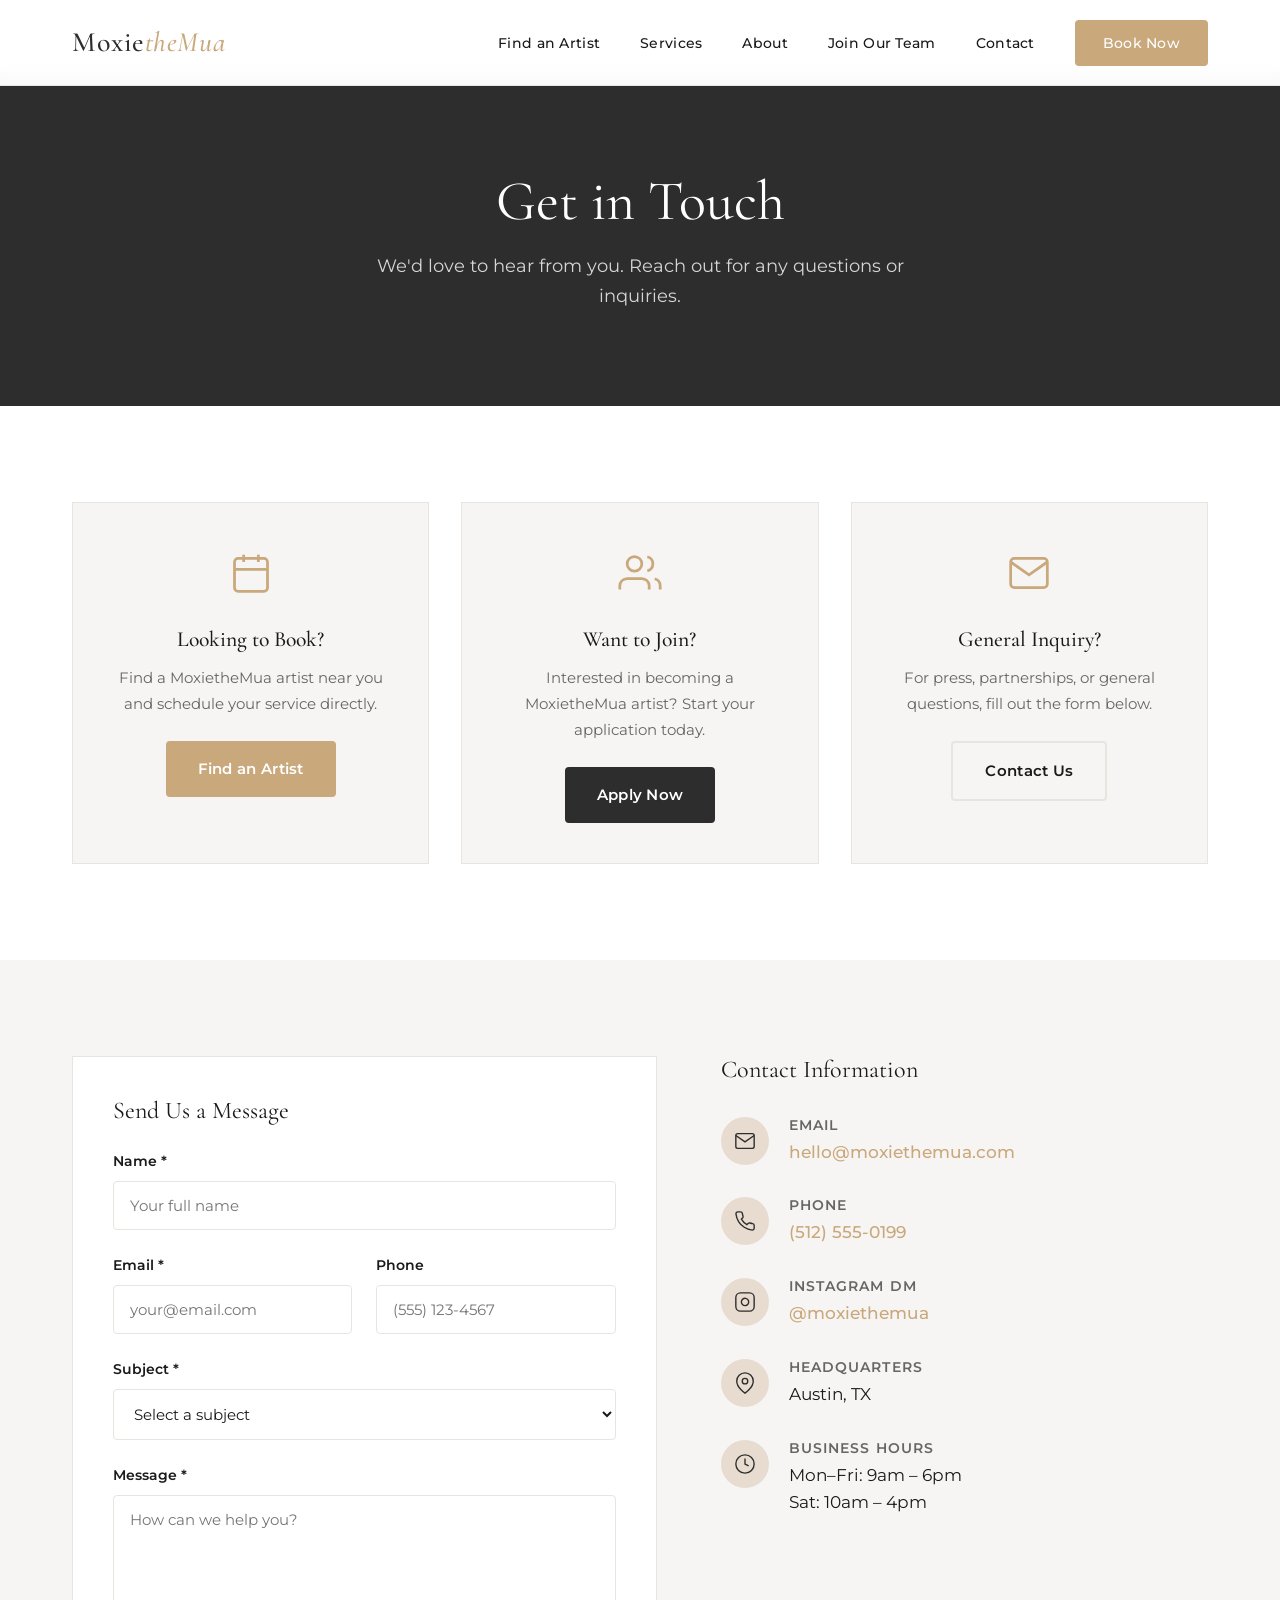
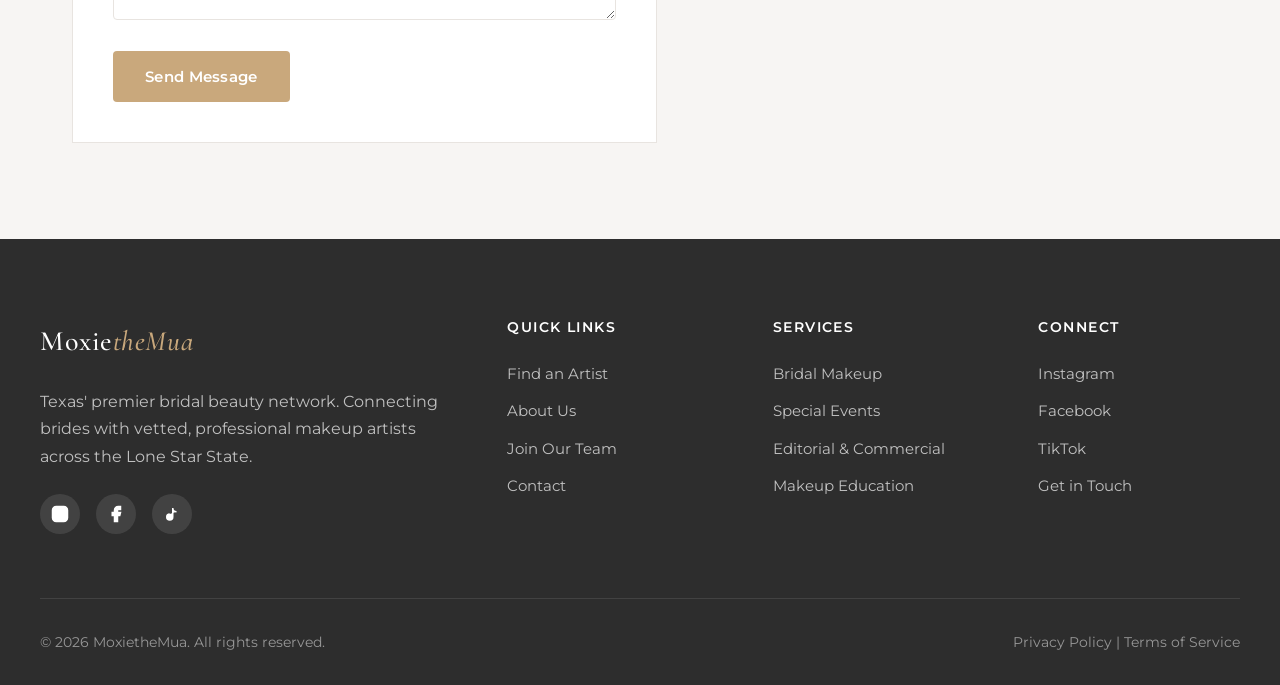
<file: contact.html>
<!DOCTYPE html>
<html lang="en">
<head>
    <meta charset="UTF-8">
    <meta name="viewport" content="width=device-width, initial-scale=1.0">
    <title>Contact | MoxietheMua — Get in Touch</title>
    <meta name="description" content="Contact MoxietheMua for general inquiries, press, partnerships, or client support. Austin, TX headquarters.">
    <meta property="og:title" content="Contact | MoxietheMua">
    <meta property="og:description" content="Get in touch with Texas' premier bridal beauty network.">
    <meta property="og:image" content="https://images.unsplash.com/photo-1522335789203-aabd1fc54bc9?auto=format&fit=crop&w=1200&h=630&q=80">
    <link rel="preconnect" href="https://fonts.googleapis.com">
    <link rel="preconnect" href="https://fonts.gstatic.com" crossorigin>
    <link href="https://fonts.googleapis.com/css2?family=Cormorant+Garamond:ital,wght@0,400;0,500;0,600;1,400;1,500&family=Montserrat:wght@300;400;500;600;700&display=swap" rel="stylesheet">
    <link rel="icon" href="favicon.svg" type="image/svg+xml">
    <link rel="stylesheet" href="styles.css">
    <style>
        .quick-links-section { padding: var(--section-padding); background: var(--color-surface); }
        .quick-links-grid { display: grid; grid-template-columns: repeat(3, 1fr); gap: 2rem; max-width: var(--container-max); margin: 0 auto; }
        .quick-link-card { background: var(--color-surface-alt); padding: 2.5rem 2rem; text-align: center; border: 1px solid var(--color-border); transition: all 0.3s ease; }
        .quick-link-card:hover { transform: translateY(-4px); box-shadow: 0 8px 24px rgba(0,0,0,0.08); }
        .quick-link-icon { width: 60px; height: 60px; margin: 0 auto 1.5rem; display: flex; align-items: center; justify-content: center; }
        .quick-link-icon svg { width: 44px; height: 44px; stroke: var(--color-primary); fill: none; stroke-width: 1.5; }
        .quick-link-card h3 { font-size: 1.35rem; margin-bottom: 0.75rem; }
        .quick-link-card p { color: var(--color-text-muted); line-height: 1.7; margin-bottom: 1.5rem; font-size: 0.95rem; }

        .contact-section { padding: var(--section-padding); background: var(--color-surface-alt); }
        .contact-grid { display: grid; grid-template-columns: 1.2fr 1fr; gap: 4rem; max-width: var(--container-max); margin: 0 auto; }
        .contact-form-wrapper { background: var(--color-surface); padding: 2.5rem; border: 1px solid var(--color-border); }
        .contact-form-wrapper h3 { font-size: 1.5rem; margin-bottom: 1.5rem; font-weight: 400; }

        .contact-info h3 { font-size: 1.5rem; margin-bottom: 2rem; font-weight: 400; }
        .contact-method { display: flex; gap: 1.25rem; margin-bottom: 2rem; align-items: flex-start; }
        .contact-method-icon { width: 48px; height: 48px; background: var(--color-accent); border-radius: 50%; display: flex; align-items: center; justify-content: center; flex-shrink: 0; }
        .contact-method-icon svg { width: 22px; height: 22px; stroke: var(--color-secondary); fill: none; stroke-width: 1.5; }
        .contact-method-text h4 { font-family: var(--font-body); font-size: 0.85rem; font-weight: 600; text-transform: uppercase; letter-spacing: 0.08em; color: var(--color-text-muted); margin-bottom: 0.35rem; }
        .contact-method-text p { font-size: 1.05rem; }
        .contact-method-text a { color: var(--color-primary); font-weight: 500; }

        @media (max-width: 768px) {
            .quick-links-grid { grid-template-columns: 1fr; }
            .contact-grid { grid-template-columns: 1fr; }
        }
    </style>
</head>
<body>

    <!-- HEADER -->
    <header id="header">
        <nav>
            <a href="index.html" class="logo"><span class="logo-text">Moxie<span>theMua</span></span></a>
            <ul class="nav-links" id="navLinks">
                <li><a href="artists.html">Find an Artist</a></li>
                <li><a href="services.html">Services</a></li>
                <li><a href="about.html">About</a></li>
                <li><a href="join.html">Join Our Team</a></li>
                <li><a href="contact.html">Contact</a></li>
                <li><a href="artists.html" class="nav-cta">Book Now</a></li>
            </ul>
            <button class="menu-toggle" id="hamburger" aria-label="Toggle menu" aria-expanded="false">&#9776;</button>
        </nav>
    </header>

    <!-- PAGE HERO -->
    <section class="page-hero">
        <h1>Get in Touch</h1>
        <p>We'd love to hear from you. Reach out for any questions or inquiries.</p>
    </section>

    <!-- QUICK LINKS -->
    <section class="quick-links-section fade-in">
        <div class="container">
            <div class="quick-links-grid">
                <div class="quick-link-card">
                    <div class="quick-link-icon">
                        <svg xmlns="http://www.w3.org/2000/svg" viewBox="0 0 24 24"><rect x="3" y="4" width="18" height="18" rx="2" ry="2"></rect><line x1="16" y1="2" x2="16" y2="6"></line><line x1="8" y1="2" x2="8" y2="6"></line><line x1="3" y1="10" x2="21" y2="10"></line></svg>
                    </div>
                    <h3>Looking to Book?</h3>
                    <p>Find a MoxietheMua artist near you and schedule your service directly.</p>
                    <a href="artists.html" class="btn btn-primary">Find an Artist</a>
                </div>
                <div class="quick-link-card">
                    <div class="quick-link-icon">
                        <svg xmlns="http://www.w3.org/2000/svg" viewBox="0 0 24 24"><path d="M17 21v-2a4 4 0 0 0-4-4H5a4 4 0 0 0-4 4v2"></path><circle cx="9" cy="7" r="4"></circle><path d="M23 21v-2a4 4 0 0 0-3-3.87"></path><path d="M16 3.13a4 4 0 0 1 0 7.75"></path></svg>
                    </div>
                    <h3>Want to Join?</h3>
                    <p>Interested in becoming a MoxietheMua artist? Start your application today.</p>
                    <a href="join.html" class="btn btn-dark">Apply Now</a>
                </div>
                <div class="quick-link-card">
                    <div class="quick-link-icon">
                        <svg xmlns="http://www.w3.org/2000/svg" viewBox="0 0 24 24"><path d="M4 4h16c1.1 0 2 .9 2 2v12c0 1.1-.9 2-2 2H4c-1.1 0-2-.9-2-2V6c0-1.1.9-2 2-2z"></path><polyline points="22,6 12,13 2,6"></polyline></svg>
                    </div>
                    <h3>General Inquiry?</h3>
                    <p>For press, partnerships, or general questions, fill out the form below.</p>
                    <a href="#contact-form" class="btn btn-outline-dark">Contact Us</a>
                </div>
            </div>
        </div>
    </section>

    <!-- CONTACT SECTION -->
    <section class="contact-section fade-in" id="contact-form">
        <div class="container">
            <div class="contact-grid">
                <!-- Form -->
                <div class="contact-form-wrapper">
                    <h3>Send Us a Message</h3>
                    <form>
                        <div class="form-group">
                            <label for="contactName">Name *</label>
                            <input type="text" id="contactName" placeholder="Your full name" required>
                        </div>
                        <div class="form-row">
                            <div class="form-group">
                                <label for="contactEmail">Email *</label>
                                <input type="email" id="contactEmail" placeholder="your@email.com" required>
                            </div>
                            <div class="form-group">
                                <label for="contactPhone">Phone</label>
                                <input type="tel" id="contactPhone" placeholder="(555) 123-4567">
                            </div>
                        </div>
                        <div class="form-group">
                            <label for="contactSubject">Subject *</label>
                            <select id="contactSubject" required>
                                <option value="">Select a subject</option>
                                <option value="general">General Inquiry</option>
                                <option value="press">Press &amp; Media</option>
                                <option value="partnership">Partnership Opportunity</option>
                                <option value="support">Client Support</option>
                                <option value="other">Other</option>
                            </select>
                        </div>
                        <div class="form-group">
                            <label for="contactMessage">Message *</label>
                            <textarea id="contactMessage" placeholder="How can we help you?" rows="5" required></textarea>
                        </div>
                        <button type="submit" class="btn btn-primary">Send Message</button>
                    </form>
                </div>

                <!-- Contact Info -->
                <div class="contact-info">
                    <h3>Contact Information</h3>
                    <div class="contact-method">
                        <div class="contact-method-icon">
                            <svg xmlns="http://www.w3.org/2000/svg" viewBox="0 0 24 24"><path d="M4 4h16c1.1 0 2 .9 2 2v12c0 1.1-.9 2-2 2H4c-1.1 0-2-.9-2-2V6c0-1.1.9-2 2-2z"></path><polyline points="22,6 12,13 2,6"></polyline></svg>
                        </div>
                        <div class="contact-method-text">
                            <h4>Email</h4>
                            <p><a href="mailto:hello@moxiethemua.com">hello@moxiethemua.com</a></p>
                        </div>
                    </div>
                    <div class="contact-method">
                        <div class="contact-method-icon">
                            <svg xmlns="http://www.w3.org/2000/svg" viewBox="0 0 24 24"><path d="M22 16.92v3a2 2 0 0 1-2.18 2 19.79 19.79 0 0 1-8.63-3.07 19.5 19.5 0 0 1-6-6 19.79 19.79 0 0 1-3.07-8.67A2 2 0 0 1 4.11 2h3a2 2 0 0 1 2 1.72 12.84 12.84 0 0 0 .7 2.81 2 2 0 0 1-.45 2.11L8.09 9.91a16 16 0 0 0 6 6l1.27-1.27a2 2 0 0 1 2.11-.45 12.84 12.84 0 0 0 2.81.7A2 2 0 0 1 22 16.92z"></path></svg>
                        </div>
                        <div class="contact-method-text">
                            <h4>Phone</h4>
                            <p><a href="tel:+15125550199">(512) 555-0199</a></p>
                        </div>
                    </div>
                    <div class="contact-method">
                        <div class="contact-method-icon">
                            <svg xmlns="http://www.w3.org/2000/svg" viewBox="0 0 24 24"><rect x="2" y="2" width="20" height="20" rx="5" ry="5"></rect><path d="M16 11.37A4 4 0 1 1 12.63 8 4 4 0 0 1 16 11.37z"></path><line x1="17.5" y1="6.5" x2="17.51" y2="6.5"></line></svg>
                        </div>
                        <div class="contact-method-text">
                            <h4>Instagram DM</h4>
                            <p><a href="https://www.instagram.com/moxiethemua" target="_blank" rel="noopener">@moxiethemua</a></p>
                        </div>
                    </div>
                    <div class="contact-method">
                        <div class="contact-method-icon">
                            <svg xmlns="http://www.w3.org/2000/svg" viewBox="0 0 24 24"><path d="M21 10c0 7-9 13-9 13s-9-6-9-13a9 9 0 0 1 18 0z"></path><circle cx="12" cy="10" r="3"></circle></svg>
                        </div>
                        <div class="contact-method-text">
                            <h4>Headquarters</h4>
                            <p>Austin, TX</p>
                        </div>
                    </div>
                    <div class="contact-method">
                        <div class="contact-method-icon">
                            <svg xmlns="http://www.w3.org/2000/svg" viewBox="0 0 24 24"><circle cx="12" cy="12" r="10"></circle><polyline points="12 6 12 12 16 14"></polyline></svg>
                        </div>
                        <div class="contact-method-text">
                            <h4>Business Hours</h4>
                            <p>Mon&ndash;Fri: 9am &ndash; 6pm<br>Sat: 10am &ndash; 4pm</p>
                        </div>
                    </div>
                </div>
            </div>
        </div>
    </section>

    <!-- FOOTER -->
    <footer>
        <div class="footer-content">
            <div class="footer-brand">
                <div class="logo-text">Moxie<span>theMua</span></div>
                <p>Texas' premier bridal beauty network. Connecting brides with vetted, professional makeup artists across the Lone Star State.</p>
                <div class="footer-social">
                    <a href="https://www.instagram.com/moxiethemua" target="_blank" rel="noopener" aria-label="Instagram">
                        <svg xmlns="http://www.w3.org/2000/svg" width="18" height="18" viewBox="0 0 24 24" fill="none" stroke="currentColor" stroke-width="2"><rect x="2" y="2" width="20" height="20" rx="5" ry="5"></rect><path d="M16 11.37A4 4 0 1 1 12.63 8 4 4 0 0 1 16 11.37z"></path><line x1="17.5" y1="6.5" x2="17.51" y2="6.5"></line></svg>
                    </a>
                    <a href="#" aria-label="Facebook">
                        <svg xmlns="http://www.w3.org/2000/svg" width="18" height="18" viewBox="0 0 24 24" fill="none" stroke="currentColor" stroke-width="2"><path d="M18 2h-3a5 5 0 0 0-5 5v3H7v4h3v8h4v-8h3l1-4h-4V7a1 1 0 0 1 1-1h3z"></path></svg>
                    </a>
                    <a href="#" aria-label="TikTok">
                        <svg xmlns="http://www.w3.org/2000/svg" width="18" height="18" viewBox="0 0 24 24" fill="none" stroke="currentColor" stroke-width="2"><path d="M9 12a4 4 0 1 0 4 4V4a5 5 0 0 0 5 5"></path></svg>
                    </a>
                </div>
            </div>
            <div class="footer-section">
                <h4>Quick Links</h4>
                <ul class="footer-links">
                    <li><a href="artists.html">Find an Artist</a></li>
                    <li><a href="about.html">About Us</a></li>
                    <li><a href="join.html">Join Our Team</a></li>
                    <li><a href="contact.html">Contact</a></li>
                </ul>
            </div>
            <div class="footer-section">
                <h4>Services</h4>
                <ul class="footer-links">
                    <li><a href="services.html">Bridal Makeup</a></li>
                    <li><a href="services.html">Special Events</a></li>
                    <li><a href="services.html">Editorial &amp; Commercial</a></li>
                    <li><a href="services.html">Makeup Education</a></li>
                </ul>
            </div>
            <div class="footer-section">
                <h4>Connect</h4>
                <ul class="footer-links">
                    <li><a href="https://www.instagram.com/moxiethemua" target="_blank" rel="noopener">Instagram</a></li>
                    <li><a href="#">Facebook</a></li>
                    <li><a href="#">TikTok</a></li>
                    <li><a href="contact.html">Get in Touch</a></li>
                </ul>
            </div>
        </div>
        <div class="footer-bottom">
            <p>&copy; 2026 MoxietheMua. All rights reserved.</p>
            <p>Privacy Policy | Terms of Service</p>
        </div>
    </footer>

    <script>
        const header = document.getElementById('header');
        window.addEventListener('scroll', () => { header.classList.toggle('scrolled', window.scrollY > 50); });
        const hamburger = document.getElementById('hamburger');
        const navLinks = document.getElementById('navLinks');
        hamburger.addEventListener('click', () => { navLinks.classList.toggle('active'); hamburger.setAttribute('aria-expanded', navLinks.classList.contains('active')); });
        navLinks.querySelectorAll('a').forEach(link => { link.addEventListener('click', () => { navLinks.classList.remove('active'); hamburger.setAttribute('aria-expanded', 'false'); }); });
        const fadeObserver = new IntersectionObserver((entries) => { entries.forEach(entry => { if (entry.isIntersecting) { entry.target.classList.add('visible'); fadeObserver.unobserve(entry.target); } }); }, { threshold: 0.1, rootMargin: '0px 0px -50px 0px' });
        document.querySelectorAll('.fade-in').forEach(el => fadeObserver.observe(el));
    </script>

</body>
</html>
</file>
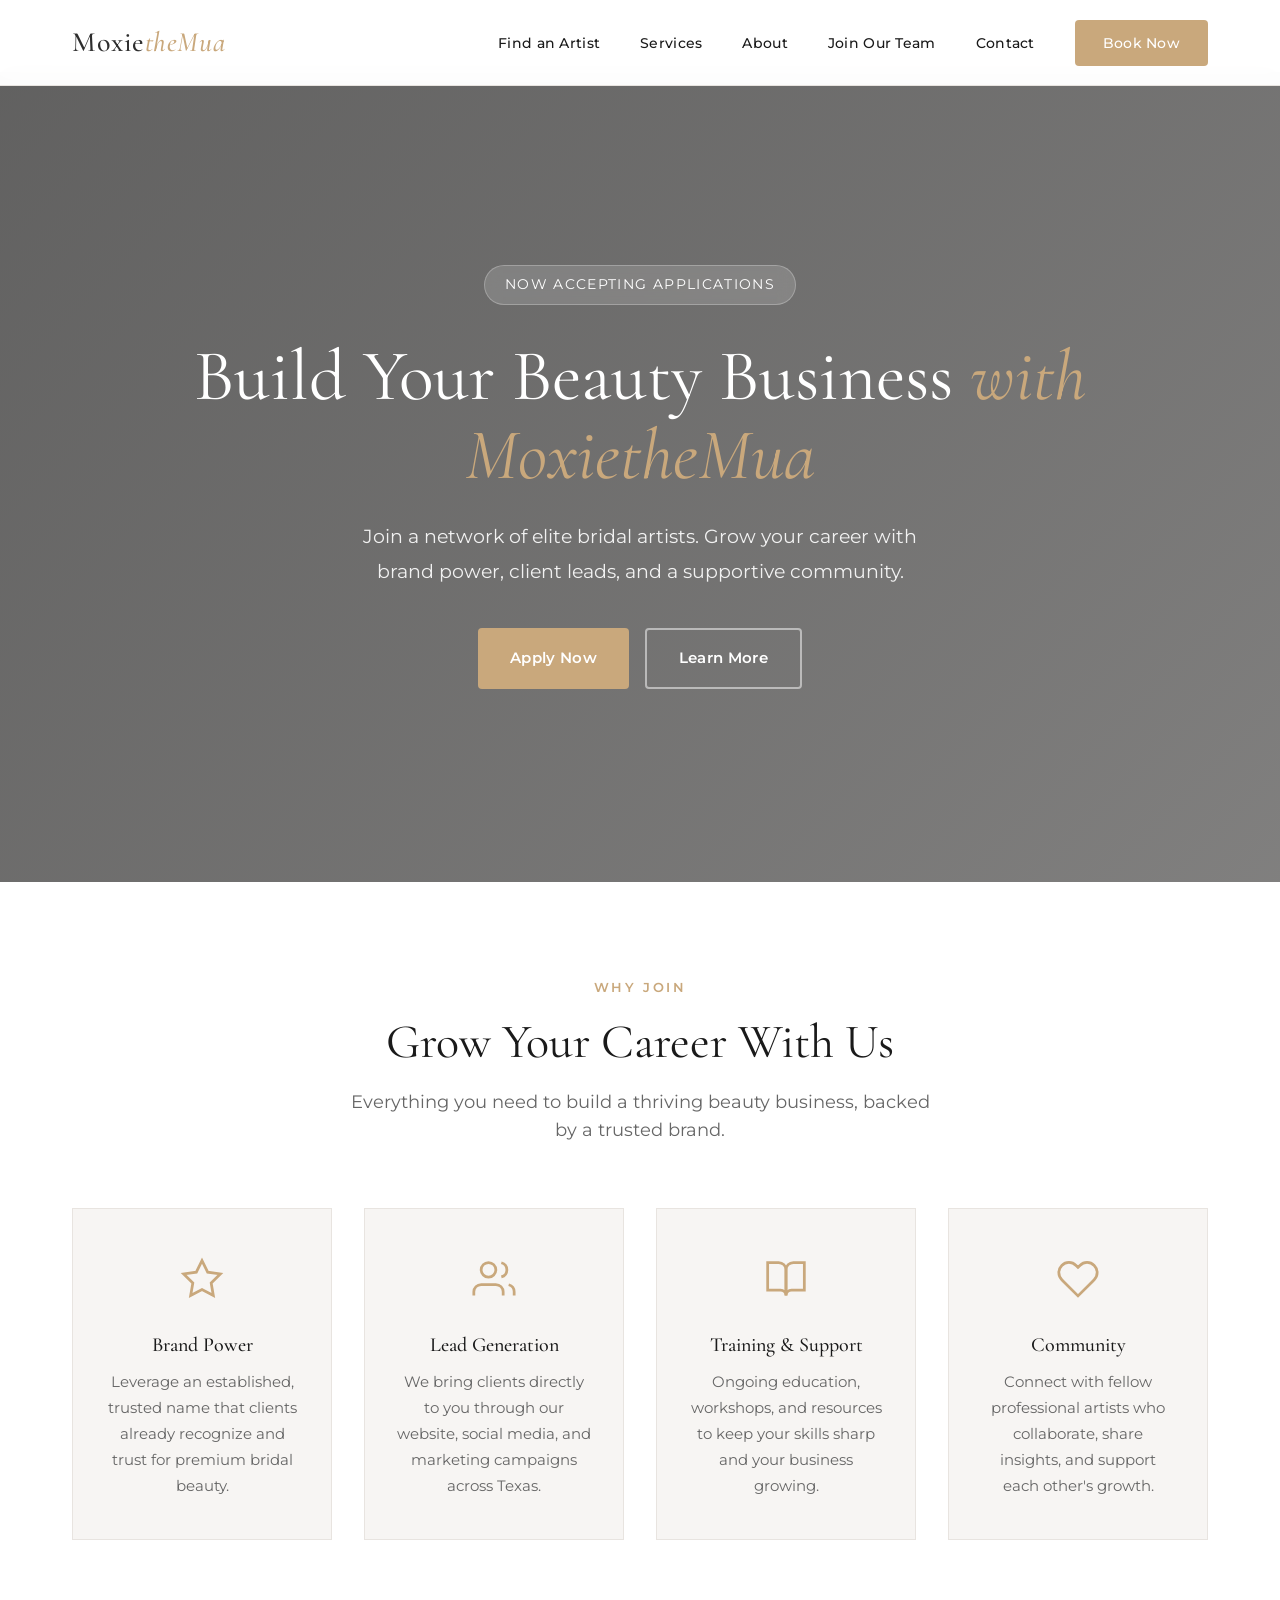
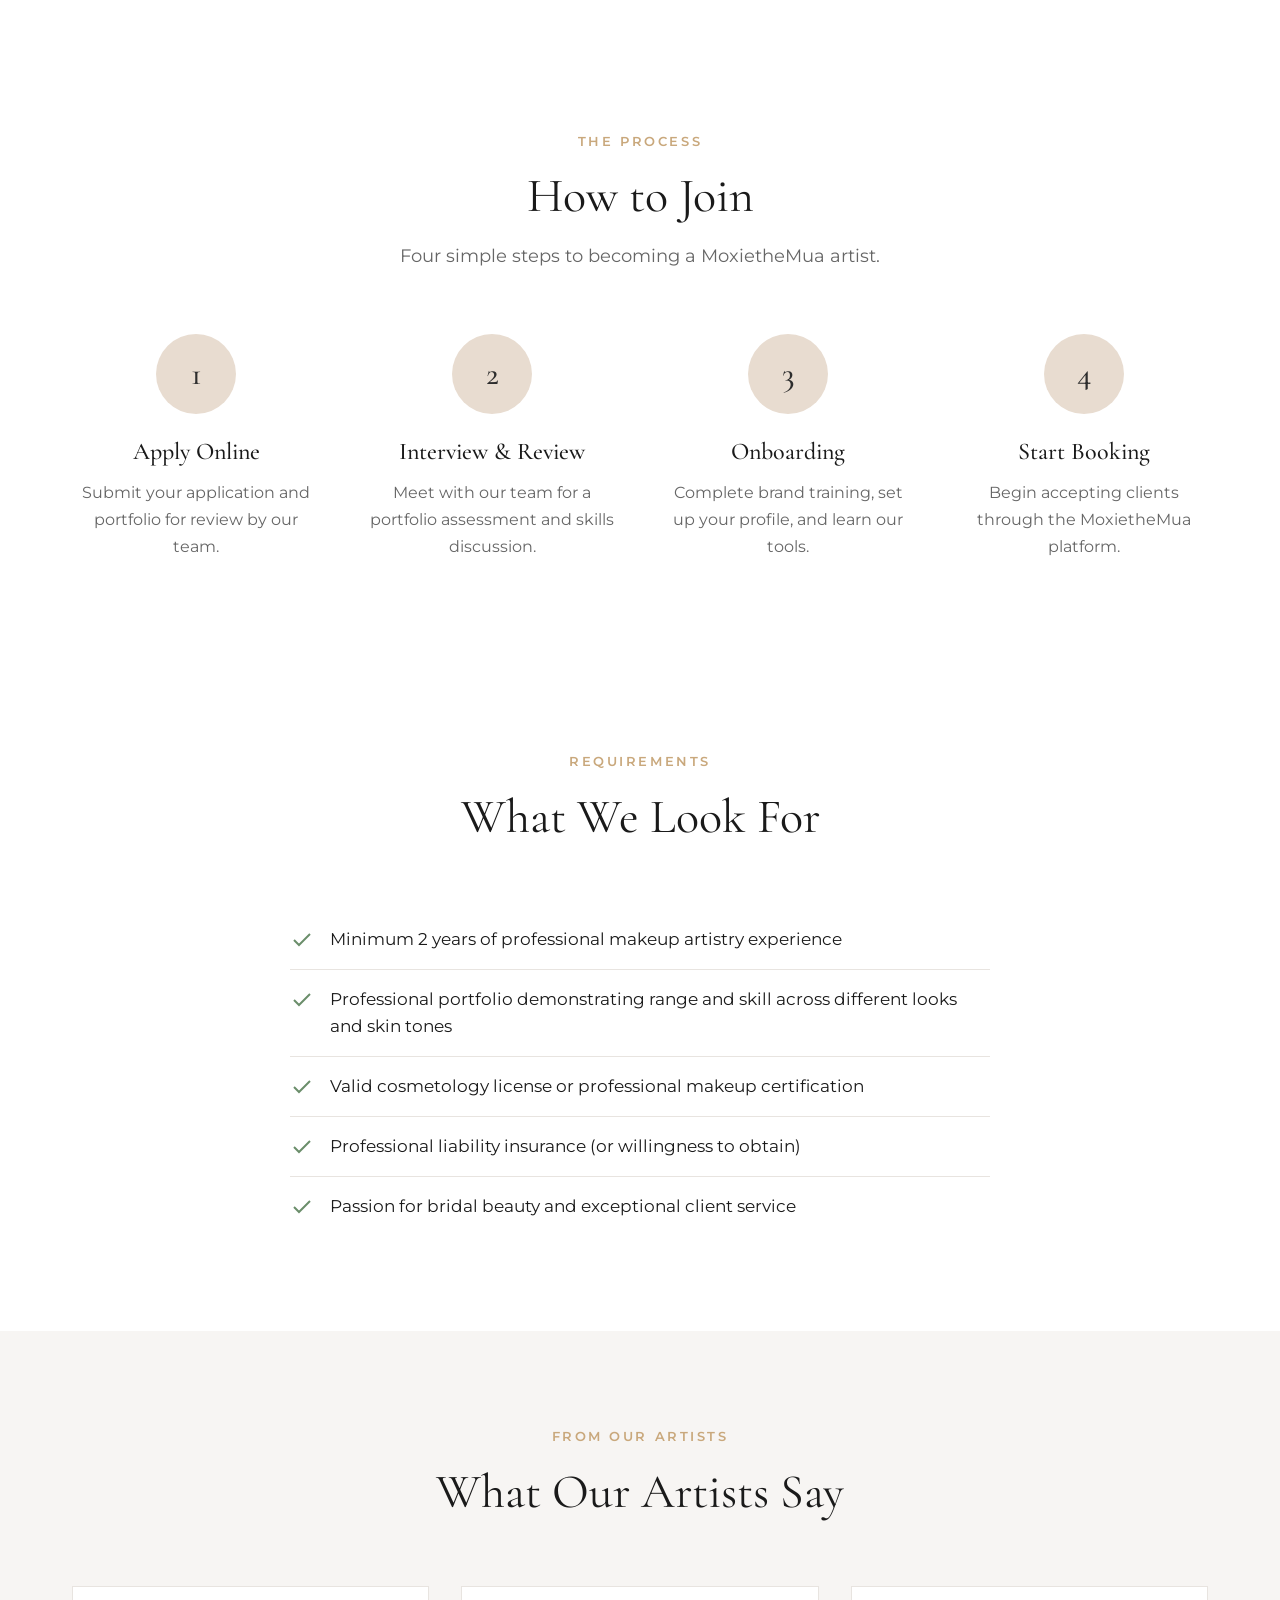
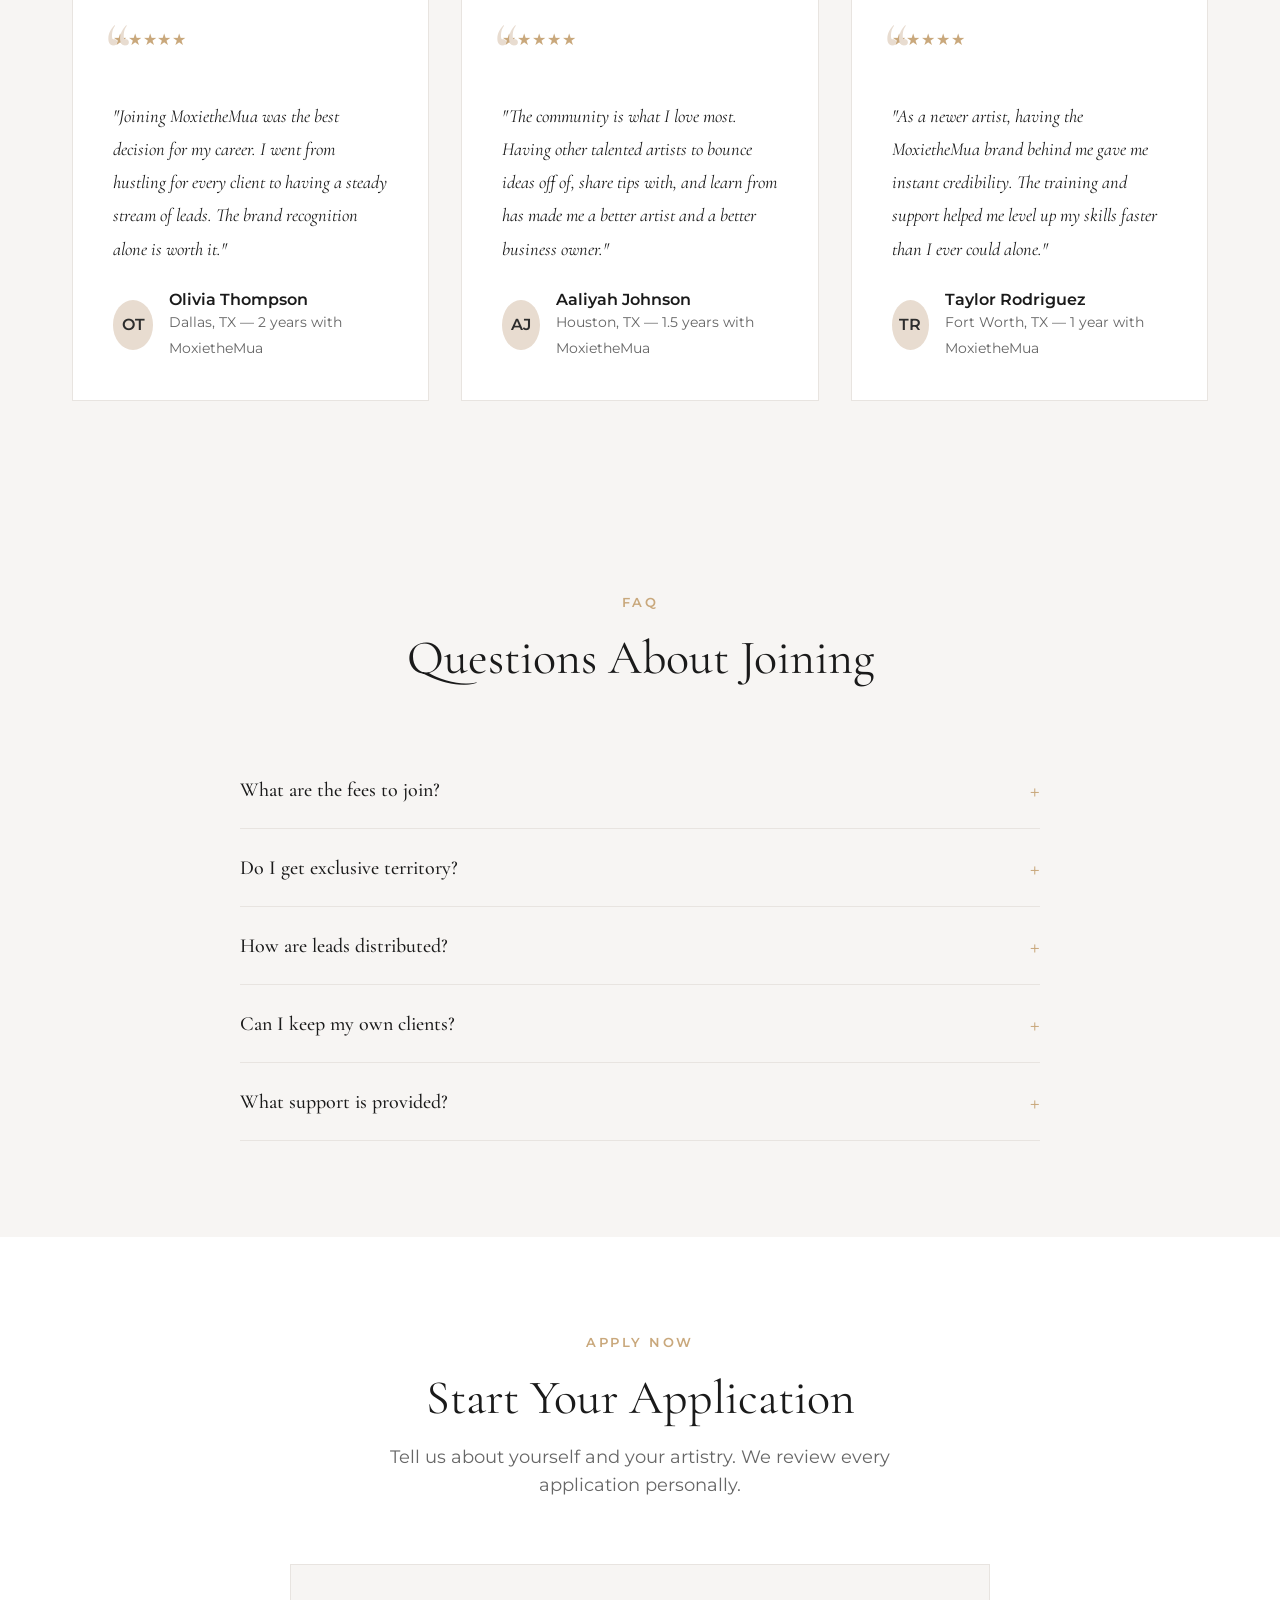
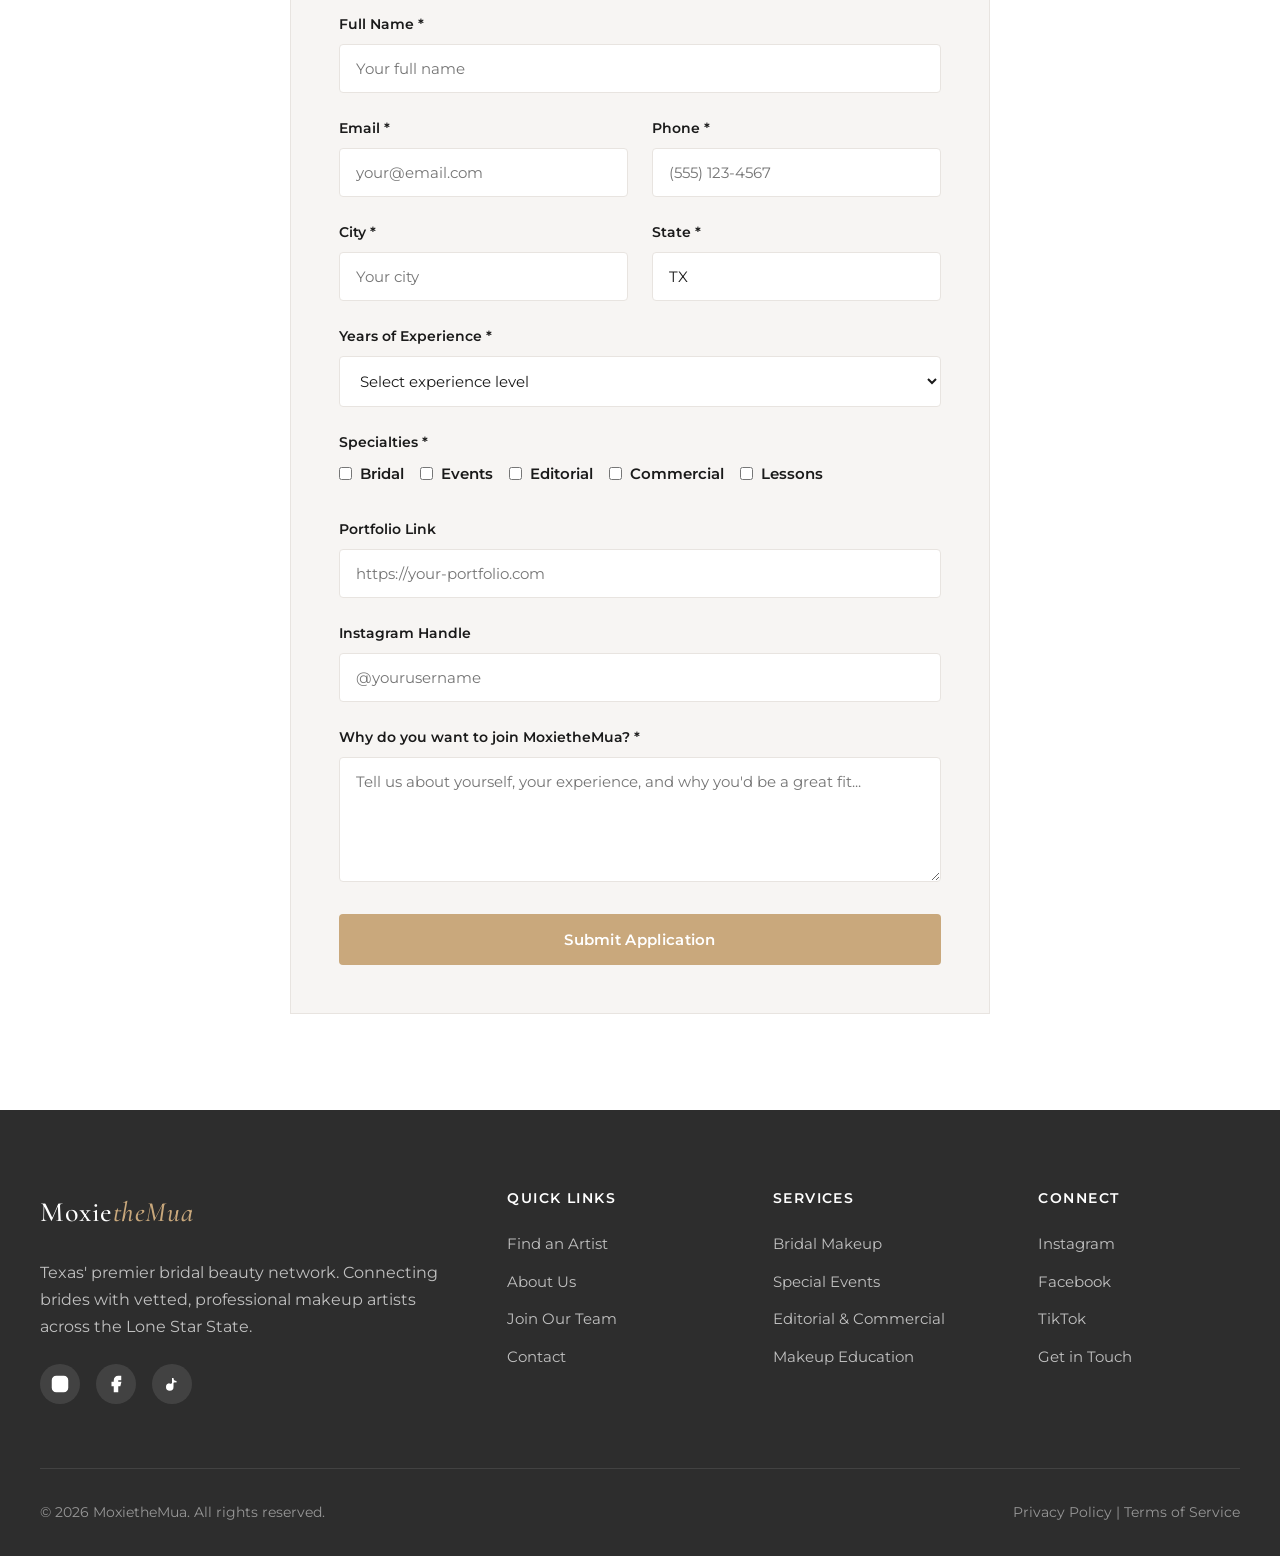
<file: join.html>
<!DOCTYPE html>
<html lang="en">
<head>
    <meta charset="UTF-8">
    <meta name="viewport" content="width=device-width, initial-scale=1.0">
    <title>Join Our Team | MoxietheMua — Become a MoxietheMua Artist</title>
    <meta name="description" content="Join MoxietheMua's network of elite bridal makeup artists. Build your beauty business with brand power, lead generation, and community support.">
    <meta property="og:title" content="Join Our Team | MoxietheMua">
    <meta property="og:description" content="Build your beauty business with Texas' premier bridal network.">
    <meta property="og:image" content="https://images.unsplash.com/photo-1522335789203-aabd1fc54bc9?auto=format&fit=crop&w=1200&h=630&q=80">
    <link rel="preconnect" href="https://fonts.googleapis.com">
    <link rel="preconnect" href="https://fonts.gstatic.com" crossorigin>
    <link href="https://fonts.googleapis.com/css2?family=Cormorant+Garamond:ital,wght@0,400;0,500;0,600;1,400;1,500&family=Montserrat:wght@300;400;500;600;700&display=swap" rel="stylesheet">
    <link rel="icon" href="favicon.svg" type="image/svg+xml">
    <link rel="stylesheet" href="styles.css">
    <style>
        .benefits-section { padding: var(--section-padding); background: var(--color-surface); }
        .benefits-grid { display: grid; grid-template-columns: repeat(4, 1fr); gap: 2rem; max-width: var(--container-max); margin: 0 auto; }
        .benefit-card { background: var(--color-surface-alt); padding: 2.5rem 2rem; text-align: center; border: 1px solid var(--color-border); transition: all 0.3s ease; }
        .benefit-card:hover { transform: translateY(-4px); box-shadow: 0 8px 24px rgba(0,0,0,0.08); }
        .benefit-icon { width: 60px; height: 60px; margin: 0 auto 1.5rem; display: flex; align-items: center; justify-content: center; }
        .benefit-icon svg { width: 44px; height: 44px; stroke: var(--color-primary); fill: none; stroke-width: 1.5; }
        .benefit-card h3 { font-size: 1.25rem; margin-bottom: 0.75rem; }
        .benefit-card p { color: var(--color-text-muted); font-size: 0.95rem; line-height: 1.7; }

        .how-it-works .steps-grid { grid-template-columns: repeat(4, 1fr); }
        .how-it-works .step-item::after { display: none; }

        .requirements-section { padding: var(--section-padding); background: var(--color-surface); }
        .requirements-list { max-width: 700px; margin: 0 auto; list-style: none; }
        .requirements-list li { display: flex; align-items: flex-start; gap: 1rem; padding: 1rem 0; border-bottom: 1px solid var(--color-border); font-size: 1.05rem; }
        .requirements-list li:last-child { border-bottom: none; }
        .requirements-list li svg { width: 24px; height: 24px; stroke: var(--color-success); fill: none; stroke-width: 2; flex-shrink: 0; margin-top: 2px; }

        .artist-testimonials { padding: var(--section-padding); background: var(--color-surface-alt); }

        .application-section { padding: var(--section-padding); background: var(--color-surface); }
        .application-form { max-width: 700px; margin: 0 auto; background: var(--color-surface-alt); padding: 3rem; border: 1px solid var(--color-border); }
        .application-form h3 { font-size: 1.75rem; font-family: var(--font-display); margin-bottom: 0.5rem; text-align: center; font-weight: 400; }
        .application-form > p { text-align: center; color: var(--color-text-muted); margin-bottom: 2rem; }
        .checkbox-group { display: flex; flex-wrap: wrap; gap: 1rem; }
        .checkbox-group label { display: flex; align-items: center; gap: 0.5rem; font-size: 0.95rem; cursor: pointer; }
        .checkbox-group input { accent-color: var(--color-primary); }

        @media (max-width: 1024px) { .benefits-grid { grid-template-columns: repeat(2, 1fr); } .how-it-works .steps-grid { grid-template-columns: repeat(2, 1fr); } }
        @media (max-width: 768px) { .benefits-grid { grid-template-columns: 1fr; } .how-it-works .steps-grid { grid-template-columns: 1fr; } .application-form { padding: 2rem 1.5rem; } }
    </style>
</head>
<body>

    <!-- HEADER -->
    <header id="header">
        <nav>
            <a href="index.html" class="logo"><span class="logo-text">Moxie<span>theMua</span></span></a>
            <ul class="nav-links" id="navLinks">
                <li><a href="artists.html">Find an Artist</a></li>
                <li><a href="services.html">Services</a></li>
                <li><a href="about.html">About</a></li>
                <li><a href="join.html">Join Our Team</a></li>
                <li><a href="contact.html">Contact</a></li>
                <li><a href="artists.html" class="nav-cta">Book Now</a></li>
            </ul>
            <button class="menu-toggle" id="hamburger" aria-label="Toggle menu" aria-expanded="false">&#9776;</button>
        </nav>
    </header>

    <!-- HERO -->
    <section class="hero" style="background-image: linear-gradient(135deg, rgba(45,45,45,0.75), rgba(45,45,45,0.6)), url('https://images.unsplash.com/photo-1487412947147-5cebf100ffc2?auto=format&fit=crop&w=1920&q=80');">
        <div class="hero-content">
            <div class="hero-badge">Now Accepting Applications</div>
            <h1>Build Your Beauty Business <span>with MoxietheMua</span></h1>
            <p>Join a network of elite bridal artists. Grow your career with brand power, client leads, and a supportive community.</p>
            <div class="hero-cta-group">
                <a href="#application" class="btn btn-primary">Apply Now</a>
                <a href="#why-join" class="btn btn-outline">Learn More</a>
            </div>
        </div>
    </section>

    <!-- WHY JOIN -->
    <section class="benefits-section fade-in" id="why-join">
        <div class="container">
            <div class="section-header">
                <p class="section-label">Why Join</p>
                <h2 class="section-title">Grow Your Career With Us</h2>
                <p class="section-subtitle">Everything you need to build a thriving beauty business, backed by a trusted brand.</p>
            </div>
            <div class="benefits-grid">
                <div class="benefit-card">
                    <div class="benefit-icon">
                        <svg xmlns="http://www.w3.org/2000/svg" viewBox="0 0 24 24"><polygon points="12 2 15.09 8.26 22 9.27 17 14.14 18.18 21.02 12 17.77 5.82 21.02 7 14.14 2 9.27 8.91 8.26 12 2"></polygon></svg>
                    </div>
                    <h3>Brand Power</h3>
                    <p>Leverage an established, trusted name that clients already recognize and trust for premium bridal beauty.</p>
                </div>
                <div class="benefit-card">
                    <div class="benefit-icon">
                        <svg xmlns="http://www.w3.org/2000/svg" viewBox="0 0 24 24"><path d="M17 21v-2a4 4 0 0 0-4-4H5a4 4 0 0 0-4 4v2"></path><circle cx="9" cy="7" r="4"></circle><path d="M23 21v-2a4 4 0 0 0-3-3.87"></path><path d="M16 3.13a4 4 0 0 1 0 7.75"></path></svg>
                    </div>
                    <h3>Lead Generation</h3>
                    <p>We bring clients directly to you through our website, social media, and marketing campaigns across Texas.</p>
                </div>
                <div class="benefit-card">
                    <div class="benefit-icon">
                        <svg xmlns="http://www.w3.org/2000/svg" viewBox="0 0 24 24"><path d="M2 3h6a4 4 0 0 1 4 4v14a3 3 0 0 0-3-3H2z"></path><path d="M22 3h-6a4 4 0 0 0-4 4v14a3 3 0 0 1 3-3h7z"></path></svg>
                    </div>
                    <h3>Training &amp; Support</h3>
                    <p>Ongoing education, workshops, and resources to keep your skills sharp and your business growing.</p>
                </div>
                <div class="benefit-card">
                    <div class="benefit-icon">
                        <svg xmlns="http://www.w3.org/2000/svg" viewBox="0 0 24 24"><path d="M20.84 4.61a5.5 5.5 0 0 0-7.78 0L12 5.67l-1.06-1.06a5.5 5.5 0 0 0-7.78 7.78l1.06 1.06L12 21.23l7.78-7.78 1.06-1.06a5.5 5.5 0 0 0 0-7.78z"></path></svg>
                    </div>
                    <h3>Community</h3>
                    <p>Connect with fellow professional artists who collaborate, share insights, and support each other's growth.</p>
                </div>
            </div>
        </div>
    </section>

    <!-- HOW IT WORKS -->
    <section class="how-it-works fade-in">
        <div class="container">
            <div class="section-header">
                <p class="section-label">The Process</p>
                <h2 class="section-title">How to Join</h2>
                <p class="section-subtitle">Four simple steps to becoming a MoxietheMua artist.</p>
            </div>
            <div class="steps-grid">
                <div class="step-item">
                    <div class="step-number">1</div>
                    <h3>Apply Online</h3>
                    <p>Submit your application and portfolio for review by our team.</p>
                </div>
                <div class="step-item">
                    <div class="step-number">2</div>
                    <h3>Interview &amp; Review</h3>
                    <p>Meet with our team for a portfolio assessment and skills discussion.</p>
                </div>
                <div class="step-item">
                    <div class="step-number">3</div>
                    <h3>Onboarding</h3>
                    <p>Complete brand training, set up your profile, and learn our tools.</p>
                </div>
                <div class="step-item">
                    <div class="step-number">4</div>
                    <h3>Start Booking</h3>
                    <p>Begin accepting clients through the MoxietheMua platform.</p>
                </div>
            </div>
        </div>
    </section>

    <!-- REQUIREMENTS -->
    <section class="requirements-section fade-in">
        <div class="container">
            <div class="section-header">
                <p class="section-label">Requirements</p>
                <h2 class="section-title">What We Look For</h2>
            </div>
            <ul class="requirements-list">
                <li>
                    <svg xmlns="http://www.w3.org/2000/svg" viewBox="0 0 24 24"><polyline points="20 6 9 17 4 12"></polyline></svg>
                    <span>Minimum 2 years of professional makeup artistry experience</span>
                </li>
                <li>
                    <svg xmlns="http://www.w3.org/2000/svg" viewBox="0 0 24 24"><polyline points="20 6 9 17 4 12"></polyline></svg>
                    <span>Professional portfolio demonstrating range and skill across different looks and skin tones</span>
                </li>
                <li>
                    <svg xmlns="http://www.w3.org/2000/svg" viewBox="0 0 24 24"><polyline points="20 6 9 17 4 12"></polyline></svg>
                    <span>Valid cosmetology license or professional makeup certification</span>
                </li>
                <li>
                    <svg xmlns="http://www.w3.org/2000/svg" viewBox="0 0 24 24"><polyline points="20 6 9 17 4 12"></polyline></svg>
                    <span>Professional liability insurance (or willingness to obtain)</span>
                </li>
                <li>
                    <svg xmlns="http://www.w3.org/2000/svg" viewBox="0 0 24 24"><polyline points="20 6 9 17 4 12"></polyline></svg>
                    <span>Passion for bridal beauty and exceptional client service</span>
                </li>
            </ul>
        </div>
    </section>

    <!-- ARTIST TESTIMONIALS -->
    <section class="artist-testimonials fade-in">
        <div class="container">
            <div class="section-header">
                <p class="section-label">From Our Artists</p>
                <h2 class="section-title">What Our Artists Say</h2>
            </div>
            <div class="testimonials-grid">
                <div class="testimonial-card">
                    <div class="testimonial-stars">&#9733;&#9733;&#9733;&#9733;&#9733;</div>
                    <p class="testimonial-text">"Joining MoxietheMua was the best decision for my career. I went from hustling for every client to having a steady stream of leads. The brand recognition alone is worth it."</p>
                    <div class="testimonial-author">
                        <div class="author-avatar">OT</div>
                        <div class="author-info">
                            <h4>Olivia Thompson</h4>
                            <span>Dallas, TX &mdash; 2 years with MoxietheMua</span>
                        </div>
                    </div>
                </div>
                <div class="testimonial-card">
                    <div class="testimonial-stars">&#9733;&#9733;&#9733;&#9733;&#9733;</div>
                    <p class="testimonial-text">"The community is what I love most. Having other talented artists to bounce ideas off of, share tips with, and learn from has made me a better artist and a better business owner."</p>
                    <div class="testimonial-author">
                        <div class="author-avatar">AJ</div>
                        <div class="author-info">
                            <h4>Aaliyah Johnson</h4>
                            <span>Houston, TX &mdash; 1.5 years with MoxietheMua</span>
                        </div>
                    </div>
                </div>
                <div class="testimonial-card">
                    <div class="testimonial-stars">&#9733;&#9733;&#9733;&#9733;&#9733;</div>
                    <p class="testimonial-text">"As a newer artist, having the MoxietheMua brand behind me gave me instant credibility. The training and support helped me level up my skills faster than I ever could alone."</p>
                    <div class="testimonial-author">
                        <div class="author-avatar">TR</div>
                        <div class="author-info">
                            <h4>Taylor Rodriguez</h4>
                            <span>Fort Worth, TX &mdash; 1 year with MoxietheMua</span>
                        </div>
                    </div>
                </div>
            </div>
        </div>
    </section>

    <!-- FAQ -->
    <section class="faq-section fade-in">
        <div class="container">
            <div class="section-header">
                <p class="section-label">FAQ</p>
                <h2 class="section-title">Questions About Joining</h2>
            </div>
            <div class="faq-list">
                <div class="faq-item">
                    <button class="faq-question">What are the fees to join?</button>
                    <div class="faq-answer"><p>There is a one-time onboarding fee that covers your profile setup, brand materials, and initial training. After that, a small monthly platform fee keeps you connected to our marketing, tools, and lead generation system.</p></div>
                </div>
                <div class="faq-item">
                    <button class="faq-question">Do I get exclusive territory?</button>
                    <div class="faq-answer"><p>Territories are non-exclusive, meaning multiple artists may serve the same area. However, we carefully manage the number of artists per market to ensure healthy demand for everyone.</p></div>
                </div>
                <div class="faq-item">
                    <button class="faq-question">How are leads distributed?</button>
                    <div class="faq-answer"><p>Client leads are distributed based on location, availability, and specialties. Clients browse our directory and choose their preferred artist, so a strong profile and great reviews help you stand out.</p></div>
                </div>
                <div class="faq-item">
                    <button class="faq-question">Can I keep my own clients?</button>
                    <div class="faq-answer"><p>Yes! You're welcome to bring your existing clients into the MoxietheMua platform. You maintain all your existing relationships while gaining access to new leads through our network.</p></div>
                </div>
                <div class="faq-item">
                    <button class="faq-question">What support is provided?</button>
                    <div class="faq-answer"><p>We provide marketing materials, a professional profile page, booking tools, ongoing education workshops, and access to our artist community. You also get dedicated support from our team for any questions or needs.</p></div>
                </div>
            </div>
        </div>
    </section>

    <!-- APPLICATION FORM -->
    <section class="application-section fade-in" id="application">
        <div class="container">
            <div class="section-header">
                <p class="section-label">Apply Now</p>
                <h2 class="section-title">Start Your Application</h2>
                <p class="section-subtitle">Tell us about yourself and your artistry. We review every application personally.</p>
            </div>
            <div class="application-form">
                <form>
                    <div class="form-group">
                        <label for="appName">Full Name *</label>
                        <input type="text" id="appName" placeholder="Your full name" required>
                    </div>
                    <div class="form-row">
                        <div class="form-group">
                            <label for="appEmail">Email *</label>
                            <input type="email" id="appEmail" placeholder="your@email.com" required>
                        </div>
                        <div class="form-group">
                            <label for="appPhone">Phone *</label>
                            <input type="tel" id="appPhone" placeholder="(555) 123-4567" required>
                        </div>
                    </div>
                    <div class="form-row">
                        <div class="form-group">
                            <label for="appCity">City *</label>
                            <input type="text" id="appCity" placeholder="Your city" required>
                        </div>
                        <div class="form-group">
                            <label for="appState">State *</label>
                            <input type="text" id="appState" value="TX" required>
                        </div>
                    </div>
                    <div class="form-group">
                        <label for="appExperience">Years of Experience *</label>
                        <select id="appExperience" required>
                            <option value="">Select experience level</option>
                            <option value="1-2">1-2 years</option>
                            <option value="3-5">3-5 years</option>
                            <option value="6-10">6-10 years</option>
                            <option value="10+">10+ years</option>
                        </select>
                    </div>
                    <div class="form-group">
                        <label>Specialties *</label>
                        <div class="checkbox-group">
                            <label><input type="checkbox" name="specialty" value="bridal"> Bridal</label>
                            <label><input type="checkbox" name="specialty" value="events"> Events</label>
                            <label><input type="checkbox" name="specialty" value="editorial"> Editorial</label>
                            <label><input type="checkbox" name="specialty" value="commercial"> Commercial</label>
                            <label><input type="checkbox" name="specialty" value="lessons"> Lessons</label>
                        </div>
                    </div>
                    <div class="form-group">
                        <label for="appPortfolio">Portfolio Link</label>
                        <input type="url" id="appPortfolio" placeholder="https://your-portfolio.com">
                    </div>
                    <div class="form-group">
                        <label for="appInstagram">Instagram Handle</label>
                        <input type="text" id="appInstagram" placeholder="@yourusername">
                    </div>
                    <div class="form-group">
                        <label for="appMessage">Why do you want to join MoxietheMua? *</label>
                        <textarea id="appMessage" placeholder="Tell us about yourself, your experience, and why you'd be a great fit..." rows="5" required></textarea>
                    </div>
                    <button type="submit" class="btn btn-primary" style="width: 100%; justify-content: center;">Submit Application</button>
                </form>
            </div>
        </div>
    </section>

    <!-- FOOTER -->
    <footer>
        <div class="footer-content">
            <div class="footer-brand">
                <div class="logo-text">Moxie<span>theMua</span></div>
                <p>Texas' premier bridal beauty network. Connecting brides with vetted, professional makeup artists across the Lone Star State.</p>
                <div class="footer-social">
                    <a href="https://www.instagram.com/moxiethemua" target="_blank" rel="noopener" aria-label="Instagram">
                        <svg xmlns="http://www.w3.org/2000/svg" width="18" height="18" viewBox="0 0 24 24" fill="none" stroke="currentColor" stroke-width="2"><rect x="2" y="2" width="20" height="20" rx="5" ry="5"></rect><path d="M16 11.37A4 4 0 1 1 12.63 8 4 4 0 0 1 16 11.37z"></path><line x1="17.5" y1="6.5" x2="17.51" y2="6.5"></line></svg>
                    </a>
                    <a href="#" aria-label="Facebook">
                        <svg xmlns="http://www.w3.org/2000/svg" width="18" height="18" viewBox="0 0 24 24" fill="none" stroke="currentColor" stroke-width="2"><path d="M18 2h-3a5 5 0 0 0-5 5v3H7v4h3v8h4v-8h3l1-4h-4V7a1 1 0 0 1 1-1h3z"></path></svg>
                    </a>
                    <a href="#" aria-label="TikTok">
                        <svg xmlns="http://www.w3.org/2000/svg" width="18" height="18" viewBox="0 0 24 24" fill="none" stroke="currentColor" stroke-width="2"><path d="M9 12a4 4 0 1 0 4 4V4a5 5 0 0 0 5 5"></path></svg>
                    </a>
                </div>
            </div>
            <div class="footer-section">
                <h4>Quick Links</h4>
                <ul class="footer-links">
                    <li><a href="artists.html">Find an Artist</a></li>
                    <li><a href="about.html">About Us</a></li>
                    <li><a href="join.html">Join Our Team</a></li>
                    <li><a href="contact.html">Contact</a></li>
                </ul>
            </div>
            <div class="footer-section">
                <h4>Services</h4>
                <ul class="footer-links">
                    <li><a href="services.html">Bridal Makeup</a></li>
                    <li><a href="services.html">Special Events</a></li>
                    <li><a href="services.html">Editorial &amp; Commercial</a></li>
                    <li><a href="services.html">Makeup Education</a></li>
                </ul>
            </div>
            <div class="footer-section">
                <h4>Connect</h4>
                <ul class="footer-links">
                    <li><a href="https://www.instagram.com/moxiethemua" target="_blank" rel="noopener">Instagram</a></li>
                    <li><a href="#">Facebook</a></li>
                    <li><a href="#">TikTok</a></li>
                    <li><a href="contact.html">Get in Touch</a></li>
                </ul>
            </div>
        </div>
        <div class="footer-bottom">
            <p>&copy; 2026 MoxietheMua. All rights reserved.</p>
            <p>Privacy Policy | Terms of Service</p>
        </div>
    </footer>

    <script>
        const header = document.getElementById('header');
        window.addEventListener('scroll', () => { header.classList.toggle('scrolled', window.scrollY > 50); });
        const hamburger = document.getElementById('hamburger');
        const navLinks = document.getElementById('navLinks');
        hamburger.addEventListener('click', () => { navLinks.classList.toggle('active'); hamburger.setAttribute('aria-expanded', navLinks.classList.contains('active')); });
        navLinks.querySelectorAll('a').forEach(link => { link.addEventListener('click', () => { navLinks.classList.remove('active'); hamburger.setAttribute('aria-expanded', 'false'); }); });
        const fadeObserver = new IntersectionObserver((entries) => { entries.forEach(entry => { if (entry.isIntersecting) { entry.target.classList.add('visible'); fadeObserver.unobserve(entry.target); } }); }, { threshold: 0.1, rootMargin: '0px 0px -50px 0px' });
        document.querySelectorAll('.fade-in').forEach(el => fadeObserver.observe(el));
        // FAQ accordion
        document.querySelectorAll('.faq-question').forEach(btn => {
            btn.addEventListener('click', () => {
                const item = btn.parentElement;
                const wasActive = item.classList.contains('active');
                document.querySelectorAll('.faq-item').forEach(i => i.classList.remove('active'));
                if (!wasActive) item.classList.add('active');
            });
        });
    </script>

</body>
</html>
</file>
<file: styles.css>
/* ========================================
   MOXIETHEMUA DESIGN SYSTEM
   Elegant Bridal Beauty — Multi-Artist Platform
======================================== */

:root {
    --color-primary: #C9A87C;
    --color-secondary: #2D2D2D;
    --color-accent: #E8DCD0;
    --color-background: #FDFBF9;
    --color-surface: #FFFFFF;
    --color-surface-alt: #F7F5F3;
    --color-text: #1A1A1A;
    --color-text-muted: #666666;
    --color-text-light: #FFFFFF;
    --color-border: #E8E4E0;
    --color-success: #6B8E6B;
    --font-display: 'Cormorant Garamond', Georgia, serif;
    --font-body: 'Montserrat', -apple-system, sans-serif;
    --section-padding: 6rem 2rem;
    --container-max: 1200px;
}

* { margin: 0; padding: 0; box-sizing: border-box; }

html {
    scroll-behavior: smooth;
    scroll-padding-top: 80px;
}

body {
    font-family: var(--font-body);
    font-size: 16px;
    line-height: 1.6;
    color: var(--color-text);
    background: var(--color-background);
    -webkit-font-smoothing: antialiased;
}

h1, h2, h3, h4, h5, h6 {
    font-family: var(--font-display);
    font-weight: 500;
    line-height: 1.2;
}

img { max-width: 100%; height: auto; }
a { text-decoration: none; color: inherit; }

.container {
    max-width: var(--container-max);
    margin: 0 auto;
    padding: 0 2rem;
}

/* ========================================
   BUTTONS
======================================== */

.btn {
    display: inline-flex;
    align-items: center;
    gap: 0.5rem;
    padding: 1rem 2rem;
    font-family: var(--font-body);
    font-size: 0.95rem;
    font-weight: 600;
    border: none;
    border-radius: 4px;
    cursor: pointer;
    transition: all 0.2s ease;
    letter-spacing: 0.02em;
}

.btn-primary {
    background: var(--color-primary);
    color: var(--color-text-light);
}

.btn-primary:hover {
    background: #B8976B;
    transform: translateY(-2px);
}

.btn-outline {
    background: transparent;
    color: var(--color-text-light);
    border: 2px solid rgba(255,255,255,0.5);
}

.btn-outline:hover {
    border-color: #fff;
    background: rgba(255,255,255,0.1);
}

.btn-outline-dark {
    background: transparent;
    color: var(--color-text);
    border: 2px solid var(--color-border);
}

.btn-outline-dark:hover {
    border-color: var(--color-text);
    background: var(--color-surface-alt);
}

.btn-dark {
    background: var(--color-secondary);
    color: var(--color-text-light);
}

.btn-dark:hover {
    background: #1a1a1a;
    transform: translateY(-2px);
}

.btn svg {
    width: 18px;
    height: 18px;
    fill: currentColor;
}

/* ========================================
   HEADER
======================================== */

header {
    position: fixed;
    top: 0; left: 0; right: 0;
    background: rgba(255,255,255,0.98);
    backdrop-filter: blur(10px);
    z-index: 1000;
    transition: all 0.3s ease;
    border-bottom: 1px solid var(--color-border);
}

header.scrolled {
    box-shadow: 0 2px 20px rgba(0,0,0,0.08);
}

nav {
    max-width: var(--container-max);
    margin: 0 auto;
    padding: 1.25rem 2rem;
    display: flex;
    justify-content: space-between;
    align-items: center;
}

.logo { display: flex; align-items: center; gap: 0.5rem; }

.logo-text {
    font-family: var(--font-display);
    font-size: 1.75rem;
    font-weight: 500;
    color: var(--color-secondary);
    letter-spacing: 0.02em;
}

.logo-text span {
    color: var(--color-primary);
    font-style: italic;
}

.nav-links {
    display: flex;
    gap: 2.5rem;
    list-style: none;
    align-items: center;
}

.nav-links a {
    color: var(--color-text);
    font-size: 0.9rem;
    font-weight: 500;
    letter-spacing: 0.02em;
    transition: color 0.2s ease;
}

.nav-links a:hover { color: var(--color-primary); }

.nav-cta {
    background: var(--color-primary);
    color: var(--color-text-light) !important;
    padding: 0.875rem 1.75rem;
    font-weight: 600;
    border-radius: 4px;
    transition: all 0.2s ease;
}

.nav-cta:hover {
    background: #B8976B;
    transform: translateY(-2px);
}

.menu-toggle {
    display: none;
    background: none;
    border: none;
    color: var(--color-text);
    font-size: 1.5rem;
    cursor: pointer;
    padding: 0.5rem;
    min-width: 44px;
    min-height: 44px;
}

/* ========================================
   SECTION HEADERS
======================================== */

.section-header {
    text-align: center;
    margin-bottom: 4rem;
}

.section-label {
    font-size: 0.8rem;
    font-weight: 600;
    color: var(--color-primary);
    text-transform: uppercase;
    letter-spacing: 0.2em;
    margin-bottom: 1rem;
}

.section-title {
    font-size: clamp(2rem, 4vw, 3rem);
    color: var(--color-text);
    margin-bottom: 1rem;
    font-weight: 400;
}

.section-subtitle {
    font-size: 1.1rem;
    color: var(--color-text-muted);
    max-width: 600px;
    margin: 0 auto;
}

/* ========================================
   HERO
======================================== */

.hero {
    margin-top: 72px;
    min-height: 90vh;
    display: flex;
    align-items: center;
    background: linear-gradient(135deg, rgba(45,45,45,0.7), rgba(45,45,45,0.5)),
                url('https://images.unsplash.com/photo-1522335789203-aabd1fc54bc9?auto=format&fit=crop&w=1920&q=80') center/cover no-repeat;
    position: relative;
}

.hero-content {
    max-width: var(--container-max);
    margin: 0 auto;
    padding: 4rem 2rem;
    width: 100%;
    text-align: center;
}

.hero-badge {
    display: inline-flex;
    align-items: center;
    gap: 0.5rem;
    background: rgba(255,255,255,0.15);
    backdrop-filter: blur(8px);
    border: 1px solid rgba(255,255,255,0.25);
    padding: 0.5rem 1.25rem;
    border-radius: 50px;
    font-size: 0.85rem;
    color: var(--color-text-light);
    margin-bottom: 2rem;
    letter-spacing: 0.1em;
    text-transform: uppercase;
}

.hero h1 {
    font-size: clamp(2.5rem, 6vw, 4.5rem);
    color: var(--color-text-light);
    margin-bottom: 1.5rem;
    font-weight: 400;
    line-height: 1.1;
}

.hero h1 span {
    color: var(--color-primary);
    font-style: italic;
}

.hero > .hero-content > p {
    font-size: 1.2rem;
    color: rgba(255,255,255,0.9);
    margin-bottom: 2.5rem;
    max-width: 600px;
    margin-left: auto;
    margin-right: auto;
    line-height: 1.8;
}

.hero-cta-group {
    display: flex;
    flex-wrap: wrap;
    gap: 1rem;
    justify-content: center;
}

/* Page-level heroes (non-home) */
.page-hero {
    margin-top: 72px;
    padding: 6rem 2rem;
    text-align: center;
    background: var(--color-secondary);
    color: var(--color-text-light);
}

.page-hero h1 {
    font-size: clamp(2rem, 5vw, 3.5rem);
    font-weight: 400;
    margin-bottom: 1rem;
}

.page-hero p {
    font-size: 1.15rem;
    color: rgba(255,255,255,0.8);
    max-width: 600px;
    margin: 0 auto;
}

/* ========================================
   HOW IT WORKS
======================================== */

.how-it-works {
    padding: var(--section-padding);
    background: var(--color-surface);
}

.steps-grid {
    display: grid;
    grid-template-columns: repeat(3, 1fr);
    gap: 3rem;
}

.step-item {
    text-align: center;
    position: relative;
}

.step-item::after {
    content: '';
    position: absolute;
    top: 40px;
    right: -1.5rem;
    width: 3rem;
    height: 2px;
    background: var(--color-border);
}

.step-item:last-child::after { display: none; }

.step-number {
    width: 80px;
    height: 80px;
    background: var(--color-accent);
    border-radius: 50%;
    display: flex;
    align-items: center;
    justify-content: center;
    margin: 0 auto 1.5rem;
    font-family: var(--font-display);
    font-size: 2rem;
    font-weight: 500;
    color: var(--color-secondary);
}

.step-item h3 {
    font-size: 1.5rem;
    margin-bottom: 0.75rem;
}

.step-item p {
    color: var(--color-text-muted);
    line-height: 1.7;
}

/* ========================================
   SERVICES
======================================== */

.services {
    padding: var(--section-padding);
    background: var(--color-surface-alt);
}

.services-grid {
    display: grid;
    grid-template-columns: repeat(4, 1fr);
    gap: 2rem;
}

.service-card {
    background: var(--color-surface);
    padding: 2.5rem 2rem;
    text-align: center;
    border: 1px solid var(--color-border);
    transition: all 0.3s ease;
    position: relative;
    overflow: hidden;
}

.service-card::before {
    content: '';
    position: absolute;
    bottom: 0; left: 0;
    width: 100%; height: 3px;
    background: var(--color-primary);
    transform: scaleX(0);
    transition: transform 0.3s ease;
}

.service-card:hover {
    transform: translateY(-8px);
    box-shadow: 0 16px 40px rgba(0,0,0,0.1);
}

.service-card:hover::before { transform: scaleX(1); }

.service-icon {
    width: 64px; height: 64px;
    margin: 0 auto 1.5rem;
    display: flex;
    align-items: center;
    justify-content: center;
}

.service-icon svg {
    width: 48px; height: 48px;
    fill: var(--color-primary);
}

.service-card h3 {
    font-size: 1.35rem;
    margin-bottom: 0.75rem;
}

.service-card p {
    color: var(--color-text-muted);
    font-size: 0.95rem;
    line-height: 1.6;
}

.view-all-cta {
    text-align: center;
    margin-top: 3rem;
}

/* ========================================
   ARTIST CARDS
======================================== */

.featured-artists, .artists-directory {
    padding: var(--section-padding);
    background: var(--color-surface);
}

.artists-grid {
    display: grid;
    grid-template-columns: repeat(4, 1fr);
    gap: 2rem;
}

.artist-card {
    background: var(--color-surface);
    border: 1px solid var(--color-border);
    overflow: hidden;
    transition: all 0.3s ease;
}

.artist-card:hover {
    transform: translateY(-8px);
    box-shadow: 0 16px 40px rgba(0,0,0,0.1);
}

.artist-image {
    width: 100%;
    height: 280px;
    object-fit: cover;
}

.artist-info { padding: 1.5rem; }

.artist-info h3 {
    font-size: 1.35rem;
    margin-bottom: 0.25rem;
}

.artist-location {
    display: flex;
    align-items: center;
    gap: 0.35rem;
    color: var(--color-text-muted);
    font-size: 0.9rem;
    margin-bottom: 0.75rem;
}

.artist-location svg {
    width: 14px; height: 14px;
    fill: var(--color-primary);
}

.artist-specialties {
    display: flex;
    flex-wrap: wrap;
    gap: 0.5rem;
    margin-bottom: 1rem;
}

.specialty-tag {
    background: var(--color-accent);
    padding: 0.25rem 0.75rem;
    font-size: 0.75rem;
    font-weight: 500;
    color: var(--color-secondary);
    border-radius: 50px;
}

.artist-rating {
    display: flex;
    align-items: center;
    gap: 0.5rem;
    font-size: 0.9rem;
}

.artist-rating .stars { color: var(--color-primary); }
.artist-rating span { color: var(--color-text-muted); }

.artist-cta {
    display: block;
    text-align: center;
    padding: 1rem;
    background: var(--color-surface-alt);
    color: var(--color-secondary);
    font-weight: 600;
    font-size: 0.9rem;
    transition: all 0.2s ease;
    border-top: 1px solid var(--color-border);
}

.artist-cta:hover {
    background: var(--color-primary);
    color: var(--color-text-light);
}

/* ========================================
   WHY MOXIE / PILLARS
======================================== */

.why-moxie {
    padding: var(--section-padding);
    background: var(--color-secondary);
    color: var(--color-text-light);
}

.why-moxie .section-label { color: var(--color-primary); }
.why-moxie .section-title { color: var(--color-text-light); }
.why-moxie .section-subtitle { color: rgba(255,255,255,0.8); }

.pillars-grid {
    display: grid;
    grid-template-columns: repeat(4, 1fr);
    gap: 2rem;
    margin-top: 4rem;
}

.pillar-item {
    text-align: center;
    padding: 2rem;
    border: 1px solid rgba(255,255,255,0.15);
    background: rgba(255,255,255,0.05);
}

.pillar-icon {
    width: 60px; height: 60px;
    margin: 0 auto 1.5rem;
    display: flex;
    align-items: center;
    justify-content: center;
}

.pillar-icon svg {
    width: 48px; height: 48px;
    fill: var(--color-primary);
}

.pillar-item h3 {
    font-size: 1.25rem;
    margin-bottom: 0.75rem;
    color: var(--color-text-light);
}

.pillar-item p {
    color: rgba(255,255,255,0.75);
    font-size: 0.95rem;
    line-height: 1.6;
}

/* ========================================
   STATS BAR
======================================== */

.stats-bar {
    padding: 4rem 2rem;
    background: var(--color-accent);
}

.stats-grid {
    max-width: var(--container-max);
    margin: 0 auto;
    display: grid;
    grid-template-columns: repeat(3, 1fr);
    gap: 3rem;
    text-align: center;
}

.stat-item h3 {
    font-family: var(--font-display);
    font-size: 3.5rem;
    font-weight: 400;
    color: var(--color-secondary);
    margin-bottom: 0.5rem;
}

.stat-item p {
    font-size: 1rem;
    color: var(--color-text-muted);
    font-weight: 500;
}

/* ========================================
   TESTIMONIALS
======================================== */

.testimonials {
    padding: var(--section-padding);
    background: var(--color-surface);
}

.testimonials-grid {
    display: grid;
    grid-template-columns: repeat(3, 1fr);
    gap: 2rem;
}

.testimonial-card {
    background: var(--color-surface);
    padding: 2.5rem;
    border: 1px solid var(--color-border);
    position: relative;
    transition: all 0.3s ease;
}

.testimonial-card:hover {
    transform: translateY(-4px);
    box-shadow: 0 8px 24px rgba(0,0,0,0.08);
}

.testimonial-card::before {
    content: '\201C';
    position: absolute;
    top: 1.5rem; left: 2rem;
    font-family: var(--font-display);
    font-size: 5rem;
    color: var(--color-accent);
    line-height: 1;
}

.testimonial-stars {
    color: var(--color-primary);
    font-size: 1rem;
    letter-spacing: 0.05em;
    margin-bottom: 1rem;
}

.testimonial-text {
    font-family: var(--font-display);
    font-size: 1.15rem;
    font-style: italic;
    line-height: 1.8;
    color: var(--color-text);
    margin-bottom: 1.5rem;
    padding-top: 2rem;
}

.testimonial-author {
    display: flex;
    align-items: center;
    gap: 1rem;
}

.author-avatar {
    width: 50px; height: 50px;
    background: var(--color-accent);
    border-radius: 50%;
    display: flex;
    align-items: center;
    justify-content: center;
    font-weight: 600;
    color: var(--color-secondary);
}

.author-info h4 {
    font-family: var(--font-body);
    font-size: 1rem;
    font-weight: 600;
}

.author-info span {
    font-size: 0.875rem;
    color: var(--color-text-muted);
}

/* ========================================
   JOIN CTA SECTION
======================================== */

.join-cta {
    padding: var(--section-padding);
    background: linear-gradient(135deg, rgba(45,45,45,0.85), rgba(45,45,45,0.75)),
                url('https://images.unsplash.com/photo-1487412947147-5cebf100ffc2?auto=format&fit=crop&w=1920&q=80') center/cover no-repeat;
    text-align: center;
}

.join-cta .section-label { color: var(--color-primary); }

.join-cta h2 {
    font-size: clamp(2rem, 4vw, 3rem);
    color: var(--color-text-light);
    margin-bottom: 1rem;
    font-weight: 400;
}

.join-cta > .container > p {
    font-size: 1.15rem;
    color: rgba(255,255,255,0.9);
    max-width: 600px;
    margin: 0 auto 2rem;
    line-height: 1.7;
}

.join-features {
    display: flex;
    justify-content: center;
    flex-wrap: wrap;
    gap: 2rem;
    margin-bottom: 2.5rem;
}

.join-feature {
    display: flex;
    align-items: center;
    gap: 0.5rem;
    color: var(--color-text-light);
    font-size: 0.95rem;
}

.join-feature svg {
    width: 20px; height: 20px;
    fill: var(--color-primary);
}

/* ========================================
   INSTAGRAM FEED
======================================== */

/* Results / Instagram Section */
.results-section {
    padding: var(--section-padding);
    background: var(--color-surface-alt);
}

.results-grid {
    display: grid;
    grid-template-columns: repeat(3, 1fr);
    gap: 1rem;
    max-width: var(--container-max);
    margin: 0 auto;
}

.result-card {
    position: relative;
    display: block;
    overflow: hidden;
    aspect-ratio: 1;
    border-radius: 4px;
}

.result-card img {
    width: 100%;
    height: 100%;
    object-fit: cover;
    transition: transform 0.4s ease;
}

.result-card:hover img {
    transform: scale(1.05);
}

.result-overlay {
    position: absolute;
    inset: 0;
    background: linear-gradient(transparent 40%, rgba(0,0,0,0.7) 100%);
    display: flex;
    flex-direction: column;
    align-items: center;
    justify-content: center;
    opacity: 0;
    transition: opacity 0.3s ease;
}

.result-card:hover .result-overlay {
    opacity: 1;
}

.play-btn {
    width: 60px;
    height: 60px;
    border-radius: 50%;
    background: rgba(0,0,0,0.5);
    display: flex;
    align-items: center;
    justify-content: center;
    margin-bottom: 0.75rem;
    backdrop-filter: blur(4px);
}

.play-btn svg {
    margin-left: 4px;
}

.result-label {
    color: #fff;
    font-family: var(--font-body);
    font-size: 0.85rem;
    font-weight: 600;
    text-transform: uppercase;
    letter-spacing: 0.05em;
    position: absolute;
    bottom: 1rem;
    left: 1rem;
    right: 1rem;
    text-align: left;
}

.result-badge {
    position: absolute;
    top: 0.75rem;
    right: 0.75rem;
    background: rgba(0,0,0,0.6);
    color: #fff;
    font-family: var(--font-body);
    font-size: 0.65rem;
    font-weight: 700;
    letter-spacing: 0.1em;
    padding: 0.25rem 0.5rem;
    border-radius: 3px;
    backdrop-filter: blur(4px);
}

.ig-embed-grid {
    display: grid;
    grid-template-columns: repeat(2, 1fr);
    gap: 2rem;
    max-width: var(--container-max);
    margin: 0 auto;
    align-items: start;
}

.ig-embed-item {
    display: flex;
    justify-content: center;
}

.ig-embed-item iframe {
    width: 100%;
    min-height: 580px;
    border: none;
    border-radius: 4px;
    background: #fff;
    box-shadow: 0 1px 10px rgba(0,0,0,0.1);
}

.results-cta {
    text-align: center;
    margin-top: 2.5rem;
}

/* Legacy support */
.instagram-section {
    padding: 4rem 2rem;
    background: var(--color-surface-alt);
    text-align: center;
}

.instagram-section h3 {
    font-size: 1.5rem;
    margin-bottom: 0.5rem;
}

.instagram-section p {
    color: var(--color-text-muted);
    margin-bottom: 2rem;
}

.instagram-section a { color: var(--color-primary); font-weight: 600; }

.instagram-grid {
    display: grid;
    grid-template-columns: repeat(6, 1fr);
    gap: 0.5rem;
    max-width: 1000px;
    margin: 0 auto;
}

.instagram-grid img {
    width: 100%;
    aspect-ratio: 1;
    object-fit: cover;
    transition: opacity 0.2s ease;
}

.instagram-grid img:hover { opacity: 0.8; }

/* ========================================
   FORMS
======================================== */

.form-group {
    margin-bottom: 1.5rem;
}

.form-group label {
    display: block;
    font-weight: 600;
    font-size: 0.9rem;
    margin-bottom: 0.5rem;
    color: var(--color-text);
}

.form-group input,
.form-group select,
.form-group textarea {
    width: 100%;
    padding: 0.875rem 1rem;
    border: 1px solid var(--color-border);
    border-radius: 4px;
    font-family: var(--font-body);
    font-size: 0.95rem;
    color: var(--color-text);
    background: var(--color-surface);
    transition: border-color 0.2s ease;
}

.form-group input:focus,
.form-group select:focus,
.form-group textarea:focus {
    outline: none;
    border-color: var(--color-primary);
}

.form-group textarea {
    resize: vertical;
    min-height: 120px;
}

.form-row {
    display: grid;
    grid-template-columns: 1fr 1fr;
    gap: 1.5rem;
}

/* ========================================
   SEARCH / FILTER BAR
======================================== */

.search-bar {
    padding: 2rem;
    background: var(--color-surface);
    border: 1px solid var(--color-border);
    margin: -3rem auto 3rem;
    max-width: 900px;
    position: relative;
    z-index: 10;
}

.search-bar form {
    display: grid;
    grid-template-columns: 1fr 1fr 1fr auto;
    gap: 1rem;
    align-items: end;
}

.search-bar .form-group {
    margin-bottom: 0;
}

.search-bar .btn {
    height: 48px;
}

/* ========================================
   FAQ ACCORDION
======================================== */

.faq-section {
    padding: var(--section-padding);
    background: var(--color-surface-alt);
}

.faq-list {
    max-width: 800px;
    margin: 0 auto;
}

.faq-item {
    border-bottom: 1px solid var(--color-border);
}

.faq-question {
    width: 100%;
    background: none;
    border: none;
    padding: 1.5rem 0;
    font-family: var(--font-display);
    font-size: 1.25rem;
    font-weight: 500;
    color: var(--color-text);
    cursor: pointer;
    display: flex;
    justify-content: space-between;
    align-items: center;
    text-align: left;
}

.faq-question::after {
    content: '+';
    font-size: 1.5rem;
    color: var(--color-primary);
    transition: transform 0.3s ease;
}

.faq-item.active .faq-question::after {
    content: '−';
}

.faq-answer {
    max-height: 0;
    overflow: hidden;
    transition: max-height 0.3s ease;
}

.faq-answer p {
    padding-bottom: 1.5rem;
    color: var(--color-text-muted);
    line-height: 1.7;
}

.faq-item.active .faq-answer {
    max-height: 300px;
}

/* ========================================
   FOOTER
======================================== */

footer {
    background: var(--color-secondary);
    color: var(--color-text-light);
    padding: 5rem 2rem 2rem;
}

.footer-content {
    max-width: var(--container-max);
    margin: 0 auto;
    display: grid;
    grid-template-columns: 2fr 1fr 1fr 1fr;
    gap: 4rem;
    padding-bottom: 4rem;
    border-bottom: 1px solid rgba(255,255,255,0.1);
}

.footer-brand .logo-text {
    font-size: 1.75rem;
    margin-bottom: 1.5rem;
    color: var(--color-text-light);
}

.footer-brand p {
    color: rgba(255,255,255,0.7);
    margin-bottom: 1.5rem;
    line-height: 1.7;
}

.footer-social {
    display: flex;
    gap: 1rem;
}

.footer-social a {
    width: 40px; height: 40px;
    background: rgba(255,255,255,0.1);
    border-radius: 50%;
    display: flex;
    align-items: center;
    justify-content: center;
    transition: all 0.2s ease;
}

.footer-social a:hover { background: var(--color-primary); }

.footer-social svg {
    width: 18px; height: 18px;
    fill: var(--color-text-light);
}

.footer-section h4 {
    font-family: var(--font-body);
    font-size: 0.9rem;
    font-weight: 600;
    text-transform: uppercase;
    letter-spacing: 0.1em;
    margin-bottom: 1.5rem;
}

.footer-links { list-style: none; }

.footer-links li { margin-bottom: 0.75rem; }

.footer-links a {
    color: rgba(255,255,255,0.7);
    font-size: 0.95rem;
    transition: color 0.2s ease;
}

.footer-links a:hover { color: var(--color-primary); }

.footer-bottom {
    max-width: var(--container-max);
    margin: 0 auto;
    padding-top: 2rem;
    display: flex;
    justify-content: space-between;
    align-items: center;
    font-size: 0.875rem;
    color: rgba(255,255,255,0.5);
}

/* ========================================
   ANIMATIONS
======================================== */

.fade-in {
    opacity: 0;
    transform: translateY(30px);
    transition: opacity 0.6s ease, transform 0.6s ease;
}

.fade-in.visible {
    opacity: 1;
    transform: translateY(0);
}

/* ========================================
   RESPONSIVE
======================================== */

@media (max-width: 1024px) {
    .services-grid,
    .artists-grid,
    .pillars-grid {
        grid-template-columns: repeat(2, 1fr);
    }

    .footer-content {
        grid-template-columns: 1fr 1fr;
        gap: 3rem;
    }

    .search-bar form {
        grid-template-columns: 1fr 1fr;
    }
}

@media (max-width: 768px) {
    nav { padding: 1rem 1.5rem; }

    .nav-links {
        display: none;
        position: absolute;
        top: 100%;
        left: 0; right: 0;
        background: var(--color-surface);
        flex-direction: column;
        padding: 1.5rem 2rem;
        gap: 1rem;
        border-top: 1px solid var(--color-border);
        box-shadow: 0 4px 20px rgba(0,0,0,0.1);
    }

    .nav-links.active { display: flex; }
    .menu-toggle { display: block; }

    .hero { min-height: 80vh; }
    .hero h1 { font-size: 2.5rem; }

    .steps-grid,
    .testimonials-grid,
    .stats-grid {
        grid-template-columns: 1fr;
        gap: 2rem;
    }

    .step-item::after { display: none; }

    .services-grid,
    .artists-grid,
    .pillars-grid {
        grid-template-columns: 1fr;
    }

    .results-grid {
        grid-template-columns: repeat(2, 1fr);
    }

    .ig-embed-grid {
        grid-template-columns: 1fr;
    }

    .instagram-grid {
        grid-template-columns: repeat(3, 1fr);
    }

    .footer-content {
        grid-template-columns: 1fr;
        text-align: center;
    }

    .footer-social { justify-content: center; }

    .footer-bottom {
        flex-direction: column;
        gap: 1rem;
    }

    .form-row {
        grid-template-columns: 1fr;
    }

    .search-bar form {
        grid-template-columns: 1fr;
    }

    :root {
        --section-padding: 4rem 1.5rem;
    }
}

@media (max-width: 480px) {
    .hero-cta-group {
        flex-direction: column;
        width: 100%;
    }

    .hero-cta-group .btn {
        width: 100%;
        justify-content: center;
    }

    .join-features {
        flex-direction: column;
        gap: 1rem;
    }

    .results-grid {
        grid-template-columns: 1fr;
    }

    .instagram-grid {
        grid-template-columns: repeat(2, 1fr);
    }
}
</file>
